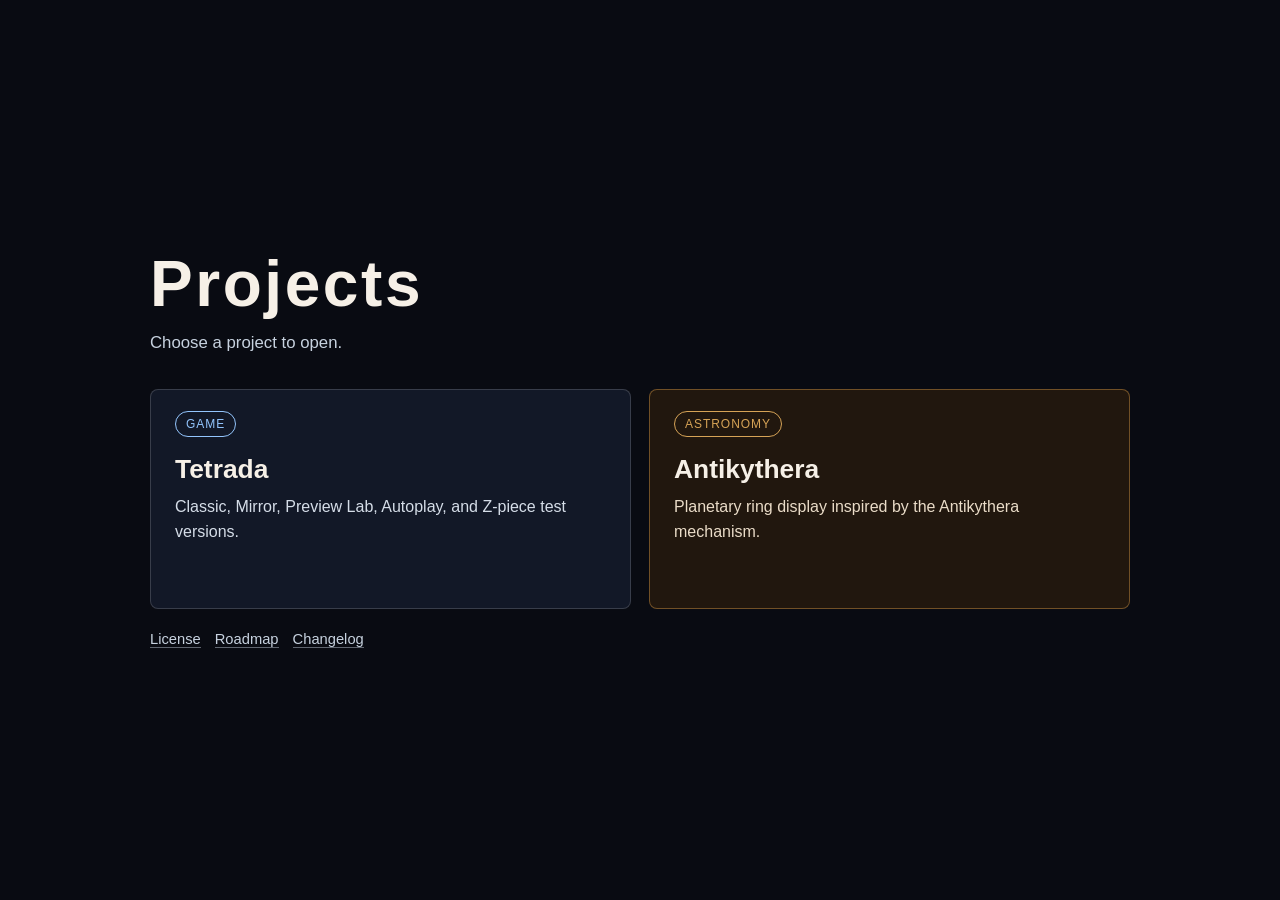
<file: index.html>
<!DOCTYPE html>
<html lang="en">
<head>
  <meta charset="UTF-8">
  <meta name="viewport" content="width=device-width, initial-scale=1.0">
  <title>Gerasim Projects</title>
  <style>
    * {
      box-sizing: border-box;
      margin: 0;
      padding: 0;
    }

    body {
      min-height: 100vh;
      font-family: Arial, sans-serif;
      background: #090b12;
      color: #f6f0e7;
      display: flex;
      align-items: center;
      justify-content: center;
      padding: 24px;
    }

    main {
      width: min(980px, 100%);
    }

    h1 {
      font-size: clamp(2.2rem, 5vw, 4.5rem);
      line-height: 1;
      letter-spacing: 0.04em;
      margin-bottom: 14px;
    }

    .subtitle {
      color: #c7d2df;
      font-size: 1.05rem;
      line-height: 1.6;
      max-width: 680px;
      margin-bottom: 32px;
    }

    .project-grid {
      display: grid;
      grid-template-columns: repeat(auto-fit, minmax(260px, 1fr));
      gap: 18px;
    }

    .project-card {
      min-height: 220px;
      display: flex;
      flex-direction: column;
      justify-content: space-between;
      text-decoration: none;
      color: inherit;
      border: 1px solid rgba(255, 255, 255, 0.16);
      border-radius: 8px;
      padding: 24px;
      background: #121827;
      transition: transform 0.2s ease, border-color 0.2s ease, background 0.2s ease;
    }

    .project-card:hover {
      transform: translateY(-4px);
      border-color: rgba(255, 255, 255, 0.55);
      background: #172034;
    }

    .project-card.antikythera {
      background: #21170e;
      border-color: rgba(194, 138, 63, 0.5);
    }

    .project-card.antikythera:hover {
      background: #2b1d10;
      border-color: rgba(214, 163, 86, 0.85);
    }

    .tag {
      width: fit-content;
      border: 1px solid currentColor;
      border-radius: 999px;
      padding: 5px 10px;
      font-size: 0.75rem;
      letter-spacing: 0.08em;
      text-transform: uppercase;
      color: #93c5fd;
    }

    .antikythera .tag {
      color: #d6a356;
    }

    h2 {
      font-size: 1.65rem;
      margin: 22px 0 10px;
    }

    p {
      color: #d5dde8;
      line-height: 1.55;
    }

    .antikythera p {
      color: #eadcc8;
    }

    .site-links {
      display: flex;
      flex-wrap: wrap;
      gap: 14px;
      margin-top: 22px;
      font-size: 0.92rem;
    }

    .site-links a {
      color: #c7d2df;
      text-decoration: none;
      border-bottom: 1px solid rgba(199, 210, 223, 0.45);
    }

    .site-links a:hover {
      color: #ffffff;
      border-bottom-color: #ffffff;
    }
  </style>
</head>
<body>
  <main>
    <h1>Projects</h1>
    <p class="subtitle">Choose a project to open.</p>
    <div class="project-grid">
      <a class="project-card" href="tetrada/">
        <div>
          <span class="tag">Game</span>
          <h2>Tetrada</h2>
          <p>Classic, Mirror, Preview Lab, Autoplay, and Z-piece test versions.</p>
        </div>
      </a>

      <a class="project-card antikythera" href="antikythera/">
        <div>
          <span class="tag">Astronomy</span>
          <h2>Antikythera</h2>
          <p>Planetary ring display inspired by the Antikythera mechanism.</p>
        </div>
      </a>
    </div>
    <nav class="site-links" aria-label="Repository links">
      <a href="license.html">License</a>
      <a href="ROADMAP.md">Roadmap</a>
      <a href="CHANGELOG.md">Changelog</a>
    </nav>
  </main>
</body>
</html>
</file>
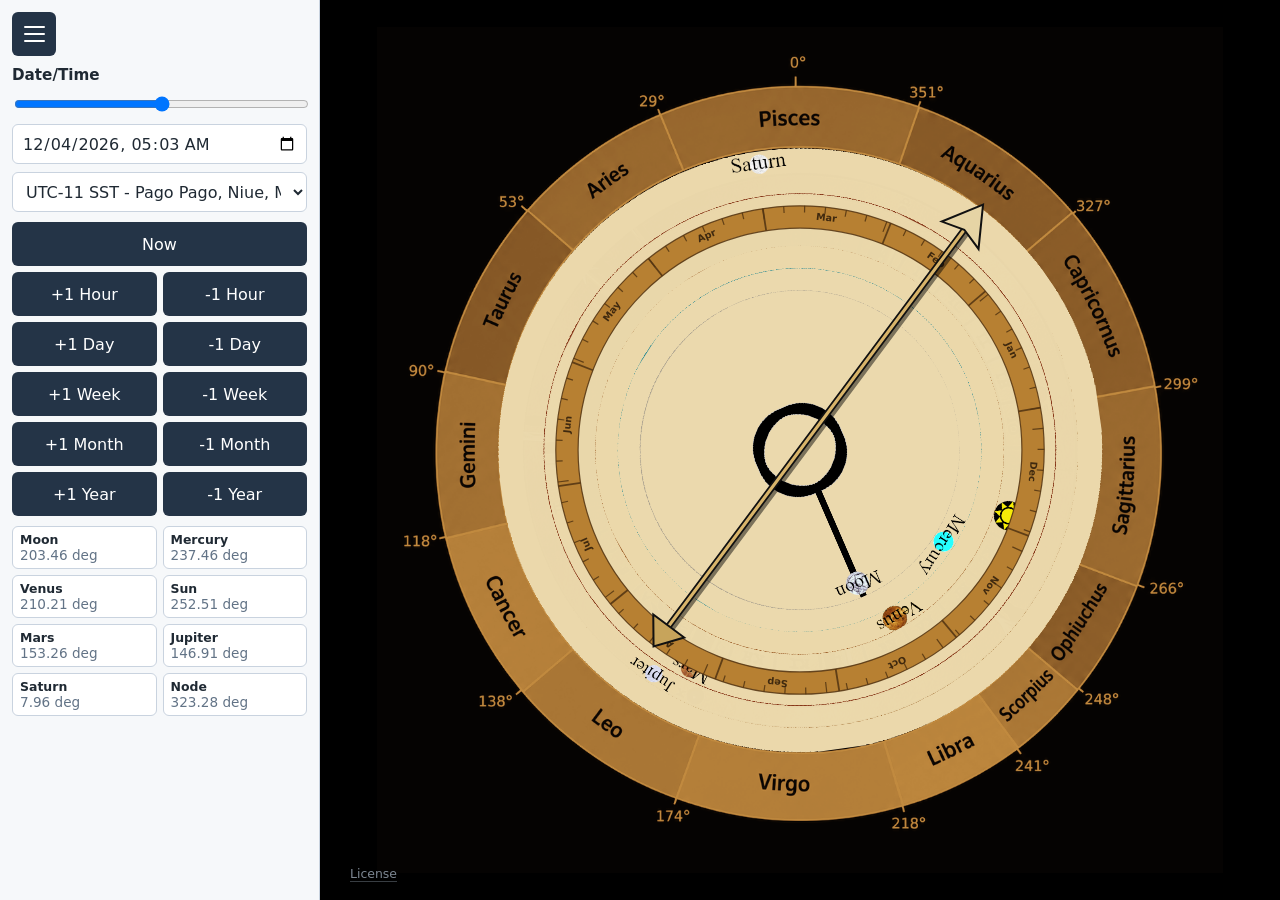
<file: antikythera/index.html>
<!doctype html>
<html lang="en">
<head>
  <meta charset="utf-8">
  <meta name="viewport" content="width=device-width, initial-scale=1">
  <title>Antikythera Rings AD16 HTML</title>
  <link rel="stylesheet" href="style.css?v=20260610-doc-menu">
</head>
<body>
  <main class="app-shell">
    <section class="stage" aria-label="Antikythera ring display">
      <nav class="stage-legal-links" aria-label="Legal links">
        <a href="../license.html">License</a>
      </nav>
      <div class="stage-version" id="visualVersion" aria-label="Visual version"></div>
      <canvas id="ringsCanvas"></canvas>
    </section>

    <section class="controls" aria-label="Date and time controls">
      <div class="controls-menu">
        <button class="menu-toggle" type="button" aria-label="Open menu" aria-expanded="false" aria-controls="siteMenu">
          <span aria-hidden="true"></span>
          <span aria-hidden="true"></span>
          <span aria-hidden="true"></span>
        </button>
        <nav class="menu-panel" id="siteMenu" aria-label="Site menu" hidden>
          <a href="docs/antikythera_documentation.pdf" target="_blank" rel="noopener">Documentation</a>
        </nav>
      </div>

      <div class="date-row">
        <label for="dateInput">Date/Time</label>
        <input id="dateSlider" type="range" min="-36525" max="36525" value="0" step="0.25">
        <div class="date-fields">
          <input id="dateInput" type="datetime-local" step="60">
          <select id="timeZoneSelect" aria-label="Time zone">
            <option value="Pacific/Pago_Pago">UTC-11 SST - Pago Pago, Niue, Midway</option>
            <option value="Pacific/Honolulu">UTC-10 HST - Honolulu, Papeete, Rarotonga</option>
            <option value="America/Anchorage">UTC-09/-08 AKT - Anchorage, Juneau, Gambier</option>
            <option value="America/Los_Angeles">UTC-08/-07 PT - Los Angeles, Vancouver, Tijuana</option>
            <option value="America/Denver">UTC-07/-06 MT - Denver, Calgary, Phoenix</option>
            <option value="America/Chicago">UTC-06/-05 CT - Chicago, Mexico City, Guatemala City</option>
            <option value="America/New_York">UTC-05/-04 ET - New York, Toronto, Lima</option>
            <option value="America/Santiago">UTC-04/-03 CLT - Santiago, Caracas, La Paz</option>
            <option value="America/Sao_Paulo">UTC-03 BRT/ART - Sao Paulo, Buenos Aires, Montevideo</option>
            <option value="Atlantic/South_Georgia">UTC-02 GST - South Georgia, Fernando de Noronha</option>
            <option value="Atlantic/Azores">UTC-01/+00 AZOT - Azores, Cape Verde, Ittoqqortoormiit</option>
            <option value="Europe/London">UTC+00/+01 GMT/BST - London, Accra, Reykjavik</option>
            <option value="Europe/Paris">UTC+01/+02 CET - Paris, Lagos, Madrid</option>
            <option value="Europe/Athens">UTC+02/+03 EET - Athens, Cairo, Johannesburg</option>
            <option value="Europe/Istanbul">UTC+03 TRT/EAT/AST - Istanbul, Nairobi, Riyadh</option>
            <option value="Asia/Dubai">UTC+04 GST - Dubai, Baku, Tbilisi</option>
            <option value="Asia/Karachi">UTC+05 PKT - Karachi, Tashkent, Yekaterinburg</option>
            <option value="Asia/Dhaka">UTC+06 BST/ALMT - Dhaka, Almaty, Thimphu</option>
            <option value="Asia/Bangkok">UTC+07 ICT/WIB - Bangkok, Jakarta, Hanoi</option>
            <option value="Asia/Shanghai">UTC+08 CST/PHT/AWST - Shanghai, Manila, Perth</option>
            <option value="Asia/Tokyo">UTC+09 JST/KST - Tokyo, Seoul, Osaka</option>
            <option value="Australia/Sydney">UTC+10/+11 AET - Sydney, Brisbane, Port Moresby</option>
            <option value="Pacific/Noumea">UTC+11 NCT/SBT - Noumea, Honiara, Magadan</option>
            <option value="Pacific/Auckland">UTC+12/+13 NZT - Auckland, Suva, Wellington</option>
          </select>
        </div>
      </div>

      <div class="button-row" aria-label="Date step controls">
        <button class="step-now" type="button" data-action="now">Now</button>
        <button class="step-plus step-hour" type="button" data-hours="1">+1 Hour</button>
        <button class="step-minus step-hour" type="button" data-hours="-1">-1 Hour</button>
        <button class="step-plus step-day" type="button" data-days="1">+1 Day</button>
        <button class="step-minus step-day" type="button" data-days="-1">-1 Day</button>
        <button class="step-plus step-week" type="button" data-weeks="1">+1 Week</button>
        <button class="step-minus step-week" type="button" data-weeks="-1">-1 Week</button>
        <button class="step-plus step-month" type="button" data-months="1">+1 Month</button>
        <button class="step-minus step-month" type="button" data-months="-1">-1 Month</button>
        <button class="step-plus step-year" type="button" data-years="1">+1 Year</button>
        <button class="step-minus step-year" type="button" data-years="-1">-1 Year</button>
      </div>

      <div class="readout" id="readout" aria-live="polite"></div>
    </section>
  </main>

  <script src="vendor/astronomy.browser.min.js?v=20260531"></script>
  <script src="app.js?v=20260610-doc-menu"></script>
</body>
</html>
</file>
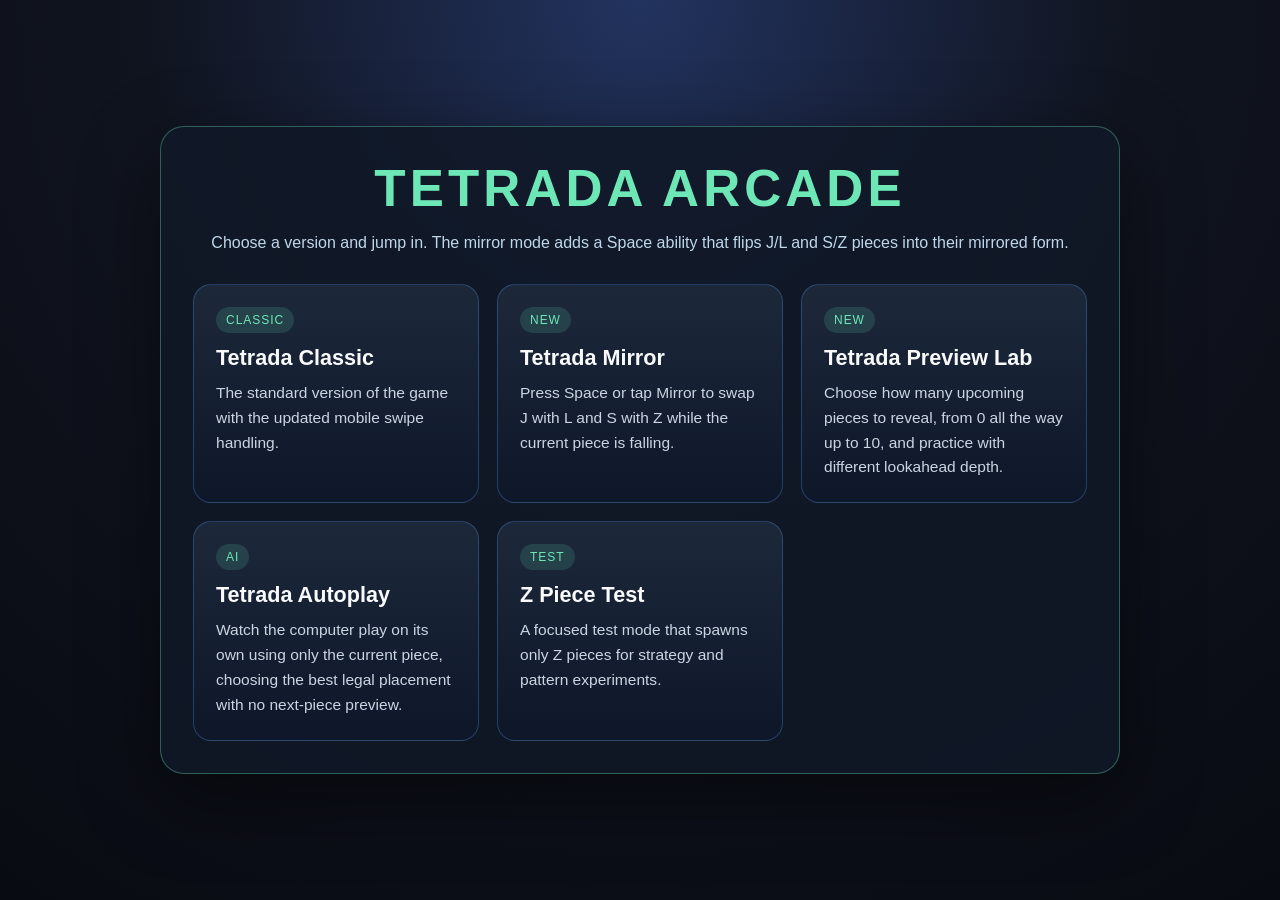
<file: tetrada/index.html>
<!DOCTYPE html>
<html lang="en">
<head>
    <meta charset="UTF-8">
    <meta name="viewport" content="width=device-width, initial-scale=1.0">
    <title>Tetrada Arcade</title>
    <style>
        * { box-sizing: border-box; margin: 0; padding: 0; }
        body {
            min-height: 100vh;
            font-family: Arial, sans-serif;
            background: radial-gradient(circle at top, #22335f 0%, #10141f 45%, #090b12 100%);
            color: #ecf7ff;
            display: flex;
            align-items: center;
            justify-content: center;
            padding: 24px;
        }
        .menu {
            width: min(960px, 100%);
            background: rgba(17, 24, 39, 0.88);
            border: 1px solid rgba(110, 231, 183, 0.35);
            border-radius: 24px;
            padding: 32px;
            box-shadow: 0 24px 80px rgba(0, 0, 0, 0.45);
        }
        h1 {
            font-size: clamp(2.2rem, 4vw, 4rem);
            color: #6ee7b7;
            letter-spacing: 0.08em;
            text-align: center;
            margin-bottom: 12px;
        }
        .subtitle {
            text-align: center;
            color: #bfd7ea;
            margin-bottom: 28px;
            line-height: 1.6;
        }
        .grid {
            display: grid;
            grid-template-columns: repeat(auto-fit, minmax(220px, 1fr));
            gap: 18px;
        }
        .card {
            display: block;
            text-decoration: none;
            color: inherit;
            background: linear-gradient(180deg, rgba(30, 41, 59, 0.95), rgba(15, 23, 42, 0.95));
            border: 1px solid rgba(96, 165, 250, 0.28);
            border-radius: 18px;
            padding: 22px;
            transition: transform 0.2s ease, border-color 0.2s ease, box-shadow 0.2s ease;
        }
        .card:hover {
            transform: translateY(-4px);
            border-color: rgba(110, 231, 183, 0.9);
            box-shadow: 0 18px 40px rgba(0, 0, 0, 0.35);
        }
        .card h2 {
            font-size: 1.35rem;
            margin-bottom: 10px;
            color: #f8fafc;
        }
        .card p {
            color: #cbd5e1;
            line-height: 1.6;
            font-size: 0.97rem;
        }
        .tag {
            display: inline-block;
            margin-bottom: 12px;
            padding: 6px 10px;
            border-radius: 999px;
            font-size: 0.75rem;
            text-transform: uppercase;
            letter-spacing: 0.08em;
            background: rgba(110, 231, 183, 0.14);
            color: #6ee7b7;
        }
    </style>
</head>
<body>
    <main class="menu">
        <h1>TETRADA ARCADE</h1>
        <p class="subtitle">Choose a version and jump in. The mirror mode adds a Space ability that flips J/L and S/Z pieces into their mirrored form.</p>
        <div class="grid">
            <a class="card" href="tetrada.html">
                <span class="tag">Classic</span>
                <h2>Tetrada Classic</h2>
                <p>The standard version of the game with the updated mobile swipe handling.</p>
            </a>
            <a class="card" href="tetrada_mirror.html">
                <span class="tag">New</span>
                <h2>Tetrada Mirror</h2>
                <p>Press Space or tap Mirror to swap J with L and S with Z while the current piece is falling.</p>
            </a>
            <a class="card" href="tetrada_preview.html">
                <span class="tag">New</span>
                <h2>Tetrada Preview Lab</h2>
                <p>Choose how many upcoming pieces to reveal, from 0 all the way up to 10, and practice with different lookahead depth.</p>
            </a>
            <a class="card" href="tetrada_autoplay.html">
                <span class="tag">AI</span>
                <h2>Tetrada Autoplay</h2>
                <p>Watch the computer play on its own using only the current piece, choosing the best legal placement with no next-piece preview.</p>
            </a>
            <a class="card" href="Z_test.html">
                <span class="tag">Test</span>
                <h2>Z Piece Test</h2>
                <p>A focused test mode that spawns only Z pieces for strategy and pattern experiments.</p>
            </a>
        </div>
    </main>
</body>
</html>
</file>
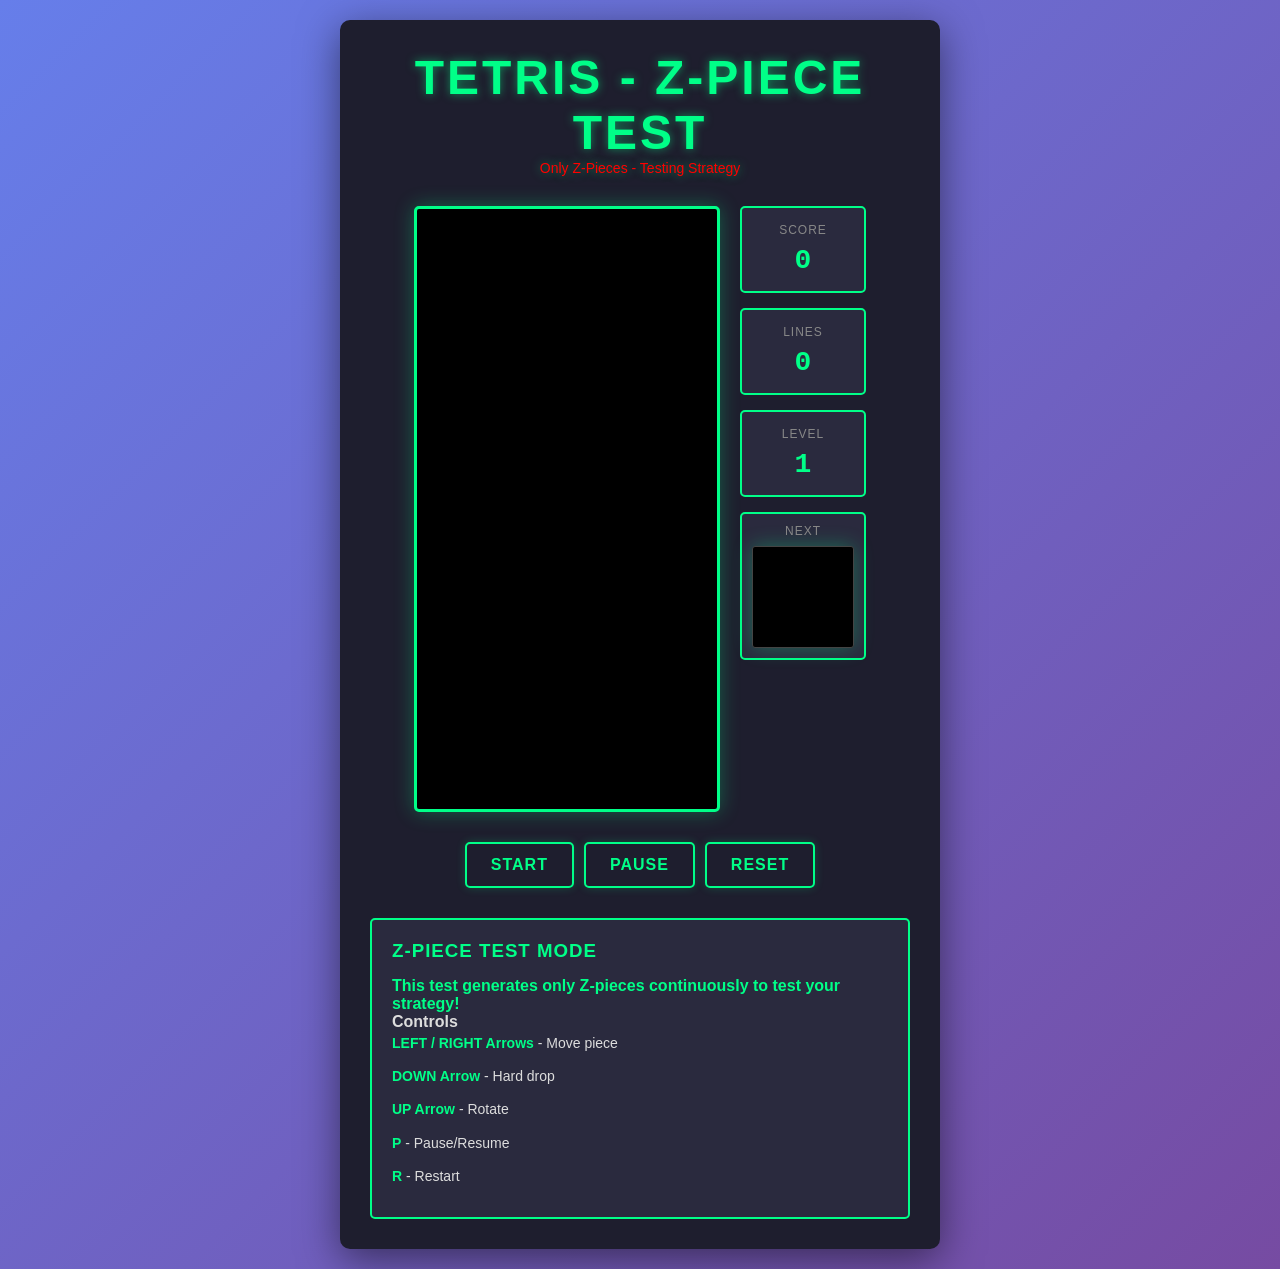
<file: index_Z_test.html>
<!DOCTYPE html>
<html lang="en">
<head>
    <meta charset="UTF-8">
    <meta name="viewport" content="width=device-width, initial-scale=1.0">
    <title>Tetris Game - Z-Piece Test</title>
    <link rel="stylesheet" href="styles.css">
</head>
<body>
    <div class="container">
        <div class="header">
            <h1>TETRIS - Z-PIECE TEST</h1>
            <p style="color: #ff0000; font-size: 14px; margin: 0;">Only Z-Pieces - Testing Strategy</p>
        </div>
        
        <div class="game-wrapper">
            <div class="main-content">
                <canvas id="gameCanvas" width="300" height="600"></canvas>
                <div class="info-panel">
                    <div class="info-box">
                        <div class="label">Score</div>
                        <div class="value" id="score">0</div>
                    </div>
                    <div class="info-box">
                        <div class="label">Lines</div>
                        <div class="value" id="lines">0</div>
                    </div>
                    <div class="info-box">
                        <div class="label">Level</div>
                        <div class="value" id="level">1</div>
                    </div>
                    <div class="next-box">
                        <div class="label">Next</div>
                        <canvas id="nextPieceCanvas" width="100" height="100"></canvas>
                    </div>
                </div>
            </div>
        </div>
        
        <div class="controls">
            <button id="startBtn">Start</button>
            <button id="pauseBtn">Pause</button>
            <button id="resetBtn">Reset</button>
        </div>
        
        <div class="instructions">
            <h3>Z-Piece Test Mode</h3>
            <p><strong>This test generates only Z-pieces continuously to test your strategy!</strong></p>
            <h4>Controls</h4>
            <ul>
                <li><strong>LEFT / RIGHT Arrows</strong> - Move piece</li>
                <li><strong>DOWN Arrow</strong> - Hard drop</li>
                <li><strong>UP Arrow</strong> - Rotate</li>
                <li><strong>P</strong> - Pause/Resume</li>
                <li><strong>R</strong> - Restart</li>
            </ul>
        </div>
    </div>
    
    <script src="game_z_only.js"></script>
</body>
</html>
</file>
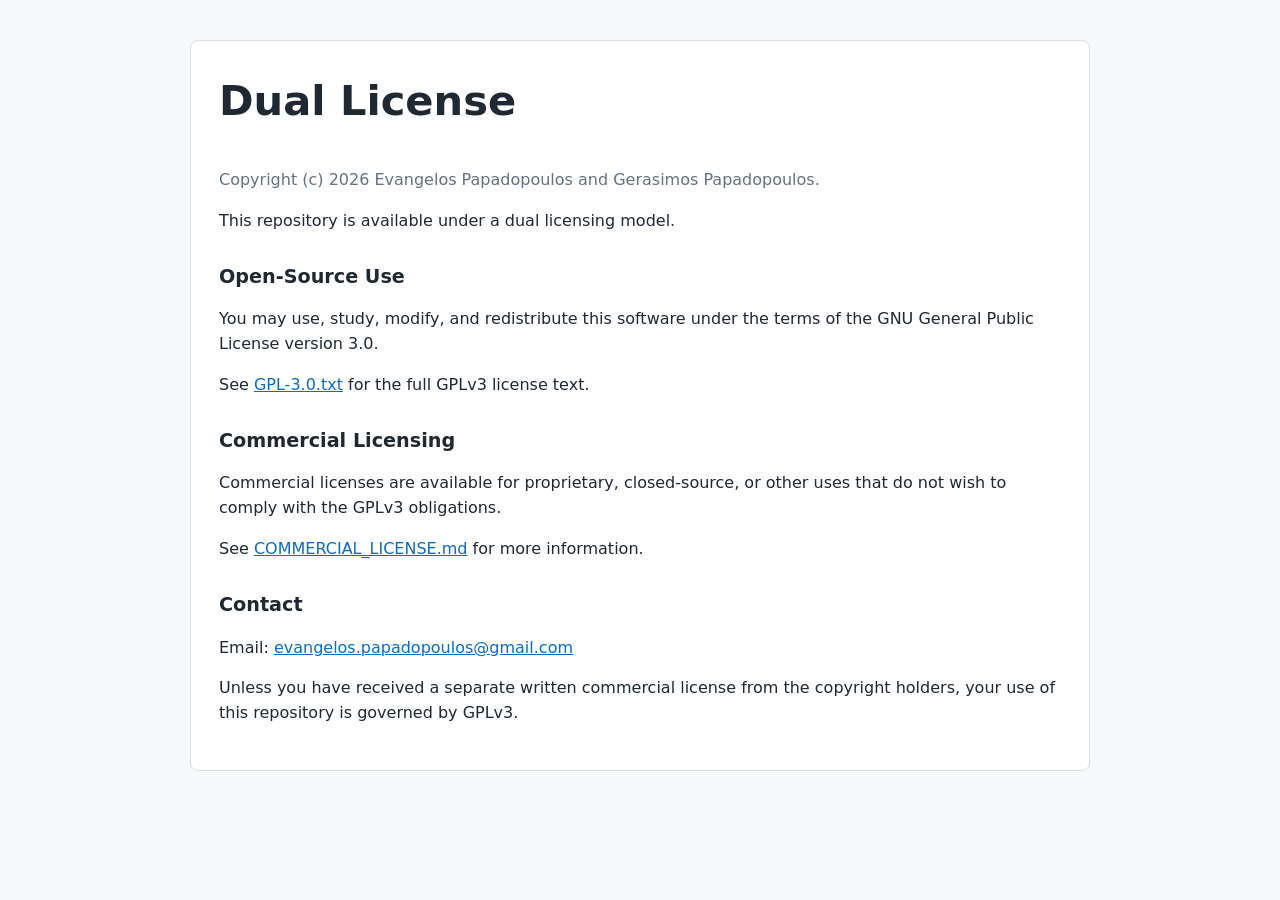
<file: license.html>
<!doctype html>
<html lang="en">
<head>
  <meta charset="utf-8">
  <meta name="viewport" content="width=device-width, initial-scale=1">
  <title>Dual License</title>
  <style>
    :root {
      color-scheme: light;
      --ink: #1f2933;
      --muted: #627386;
      --line: #d8dee6;
      --bg: #f6f8fa;
      --panel: #ffffff;
      --link: #0b6bcb;
    }

    body {
      margin: 0;
      background: var(--bg);
      color: var(--ink);
      font-family: system-ui, -apple-system, BlinkMacSystemFont, "Segoe UI", sans-serif;
      line-height: 1.55;
    }

    main {
      width: min(900px, calc(100% - 32px));
      margin: 0 auto;
      padding: 40px 0;
    }

    article {
      background: var(--panel);
      border: 1px solid var(--line);
      border-radius: 8px;
      padding: 28px;
    }

    h1 {
      margin-top: 0;
      font-size: clamp(1.8rem, 5vw, 2.6rem);
    }

    h2 {
      margin-top: 28px;
      font-size: 1.2rem;
    }

    a {
      color: var(--link);
    }

    .muted {
      color: var(--muted);
    }
  </style>
</head>
<body>
  <main>
    <article>
      <h1>Dual License</h1>
      <p class="muted">Copyright (c) 2026 Evangelos Papadopoulos and Gerasimos Papadopoulos.</p>

      <p>This repository is available under a dual licensing model.</p>

      <h2>Open-Source Use</h2>
      <p>You may use, study, modify, and redistribute this software under the terms of the GNU General Public License version 3.0.</p>
      <p>See <a href="GPL-3.0.txt">GPL-3.0.txt</a> for the full GPLv3 license text.</p>

      <h2>Commercial Licensing</h2>
      <p>Commercial licenses are available for proprietary, closed-source, or other uses that do not wish to comply with the GPLv3 obligations.</p>
      <p>See <a href="COMMERCIAL_LICENSE.md">COMMERCIAL_LICENSE.md</a> for more information.</p>

      <h2>Contact</h2>
      <p>Email: <a href="mailto:evangelos.papadopoulos@gmail.com">evangelos.papadopoulos@gmail.com</a></p>

      <p>Unless you have received a separate written commercial license from the copyright holders, your use of this repository is governed by GPLv3.</p>
    </article>
  </main>
</body>
</html>
</file>
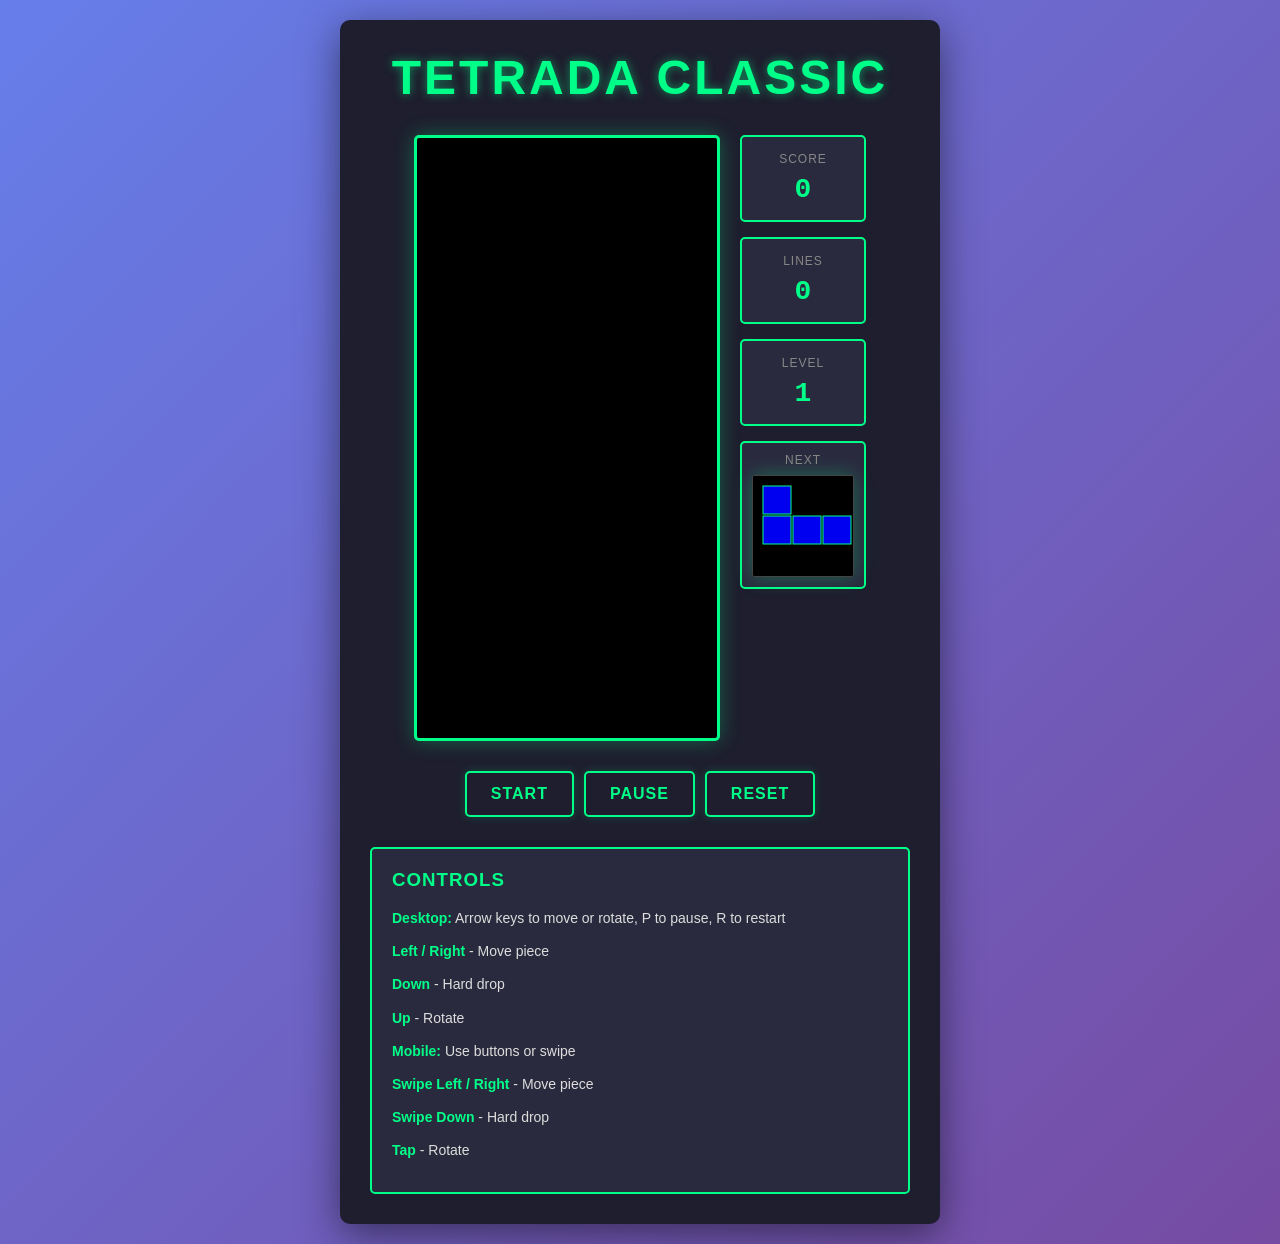
<file: tetrada.html>
﻿<!DOCTYPE html>
<html lang="en">
<head>
    <meta charset="UTF-8">
    <meta name="viewport" content="width=device-width, initial-scale=1.0">
    <title>Tetrada Classic</title>
    <link rel="stylesheet" href="styles.css">
</head>
<body>
    <div class="container">
        <div class="header">
            <h1>TETRADA CLASSIC</h1>
        </div>

        <div class="game-wrapper">
            <div class="main-content">
                <canvas id="gameCanvas" width="300" height="600"></canvas>
                <div class="info-panel">
                    <div class="info-box">
                        <div class="label">Score</div>
                        <div class="value" id="score">0</div>
                    </div>
                    <div class="info-box">
                        <div class="label">Lines</div>
                        <div class="value" id="lines">0</div>
                    </div>
                    <div class="info-box">
                        <div class="label">Level</div>
                        <div class="value" id="level">1</div>
                    </div>
                    <div class="next-box">
                        <div class="label">Next</div>
                        <canvas id="nextPieceCanvas" width="100" height="100"></canvas>
                    </div>
                </div>
            </div>
        </div>

        <div class="controls">
            <button id="startBtn">Start</button>
            <button id="pauseBtn">Pause</button>
            <button id="resetBtn">Reset</button>
        </div>

        <div class="mobile-controls" id="mobileControls">
            <div class="control-row">
                <button id="rotateBtn" class="mobile-btn rotate-btn">Rotate</button>
            </div>
            <div class="control-row">
                <button id="leftBtn" class="mobile-btn">Left</button>
                <button id="dropBtn" class="mobile-btn drop-btn">Drop</button>
                <button id="rightBtn" class="mobile-btn">Right</button>
            </div>
        </div>

        <div class="instructions">
            <h3>Controls</h3>
            <ul>
                <li><strong>Desktop:</strong> Arrow keys to move or rotate, P to pause, R to restart</li>
                <li><strong>Left / Right</strong> - Move piece</li>
                <li><strong>Down</strong> - Hard drop</li>
                <li><strong>Up</strong> - Rotate</li>
                <li><strong>Mobile:</strong> Use buttons or swipe</li>
                <li><strong>Swipe Left / Right</strong> - Move piece</li>
                <li><strong>Swipe Down</strong> - Hard drop</li>
                <li><strong>Tap</strong> - Rotate</li>
            </ul>
        </div>
    </div>

    <script src="game.js"></script>
</body>
</html>
</file>
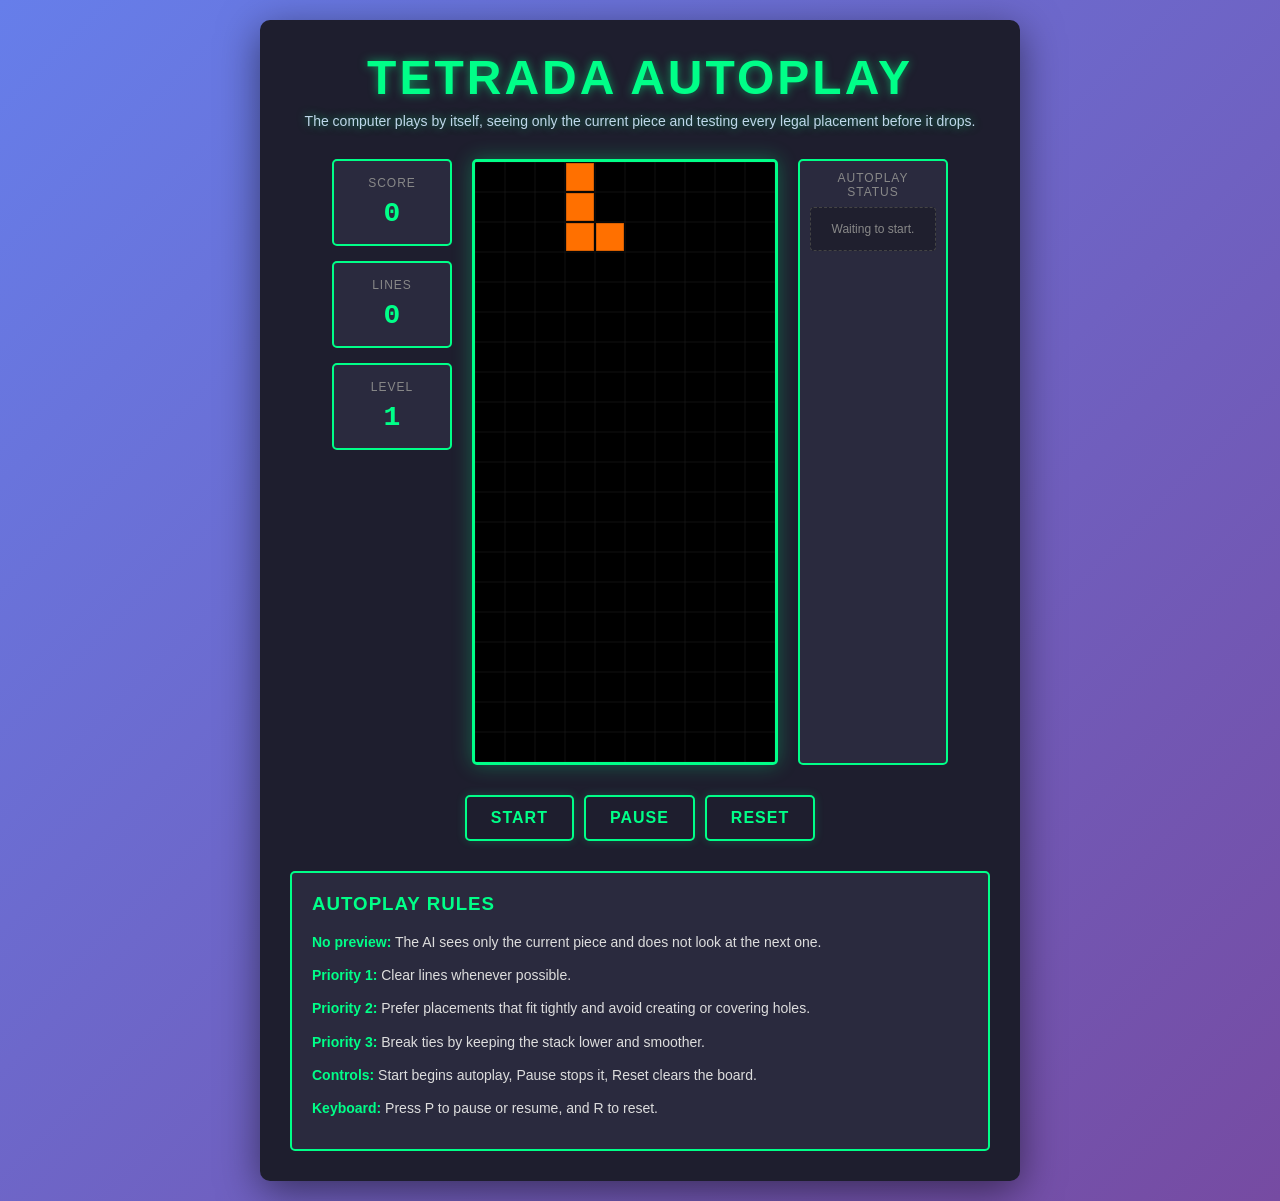
<file: tetrada_autoplay.html>
<!DOCTYPE html>
<html lang="en">
<head>
    <meta charset="UTF-8">
    <meta name="viewport" content="width=device-width, initial-scale=1.0">
    <title>Tetrada Autoplay</title>
    <link rel="stylesheet" href="styles.css">
</head>
<body>
    <div class="container preview-layout-container">
        <div class="header">
            <h1>TETRADA AUTOPLAY</h1>
            <p style="color: #bfd7ea; font-size: 14px; margin-top: 8px;">
                The computer plays by itself, seeing only the current piece and testing every legal placement before it drops.
            </p>
        </div>

        <div class="game-wrapper">
            <div class="main-content preview-main-content">
                <div class="info-panel preview-stats-panel">
                    <div class="info-box">
                        <div class="label">Score</div>
                        <div class="value" id="score">0</div>
                    </div>
                    <div class="info-box">
                        <div class="label">Lines</div>
                        <div class="value" id="lines">0</div>
                    </div>
                    <div class="info-box">
                        <div class="label">Level</div>
                        <div class="value" id="level">1</div>
                    </div>
                </div>

                <canvas id="gameCanvas" width="300" height="600"></canvas>

                <div class="info-panel preview-queue-panel">
                    <div class="queue-box">
                        <div class="label">Autoplay Status</div>
                        <div class="next-empty" id="aiStatus">Waiting to start.</div>
                    </div>
                </div>
            </div>
        </div>

        <div class="controls">
            <button id="startBtn">Start</button>
            <button id="pauseBtn">Pause</button>
            <button id="resetBtn">Reset</button>
        </div>

        <div class="instructions">
            <h3>Autoplay Rules</h3>
            <ul>
                <li><strong>No preview:</strong> The AI sees only the current piece and does not look at the next one.</li>
                <li><strong>Priority 1:</strong> Clear lines whenever possible.</li>
                <li><strong>Priority 2:</strong> Prefer placements that fit tightly and avoid creating or covering holes.</li>
                <li><strong>Priority 3:</strong> Break ties by keeping the stack lower and smoother.</li>
                <li><strong>Controls:</strong> Start begins autoplay, Pause stops it, Reset clears the board.</li>
                <li><strong>Keyboard:</strong> Press P to pause or resume, and R to reset.</li>
            </ul>
        </div>
    </div>

    <script src="game_autoplay.js"></script>
</body>
</html>
</file>
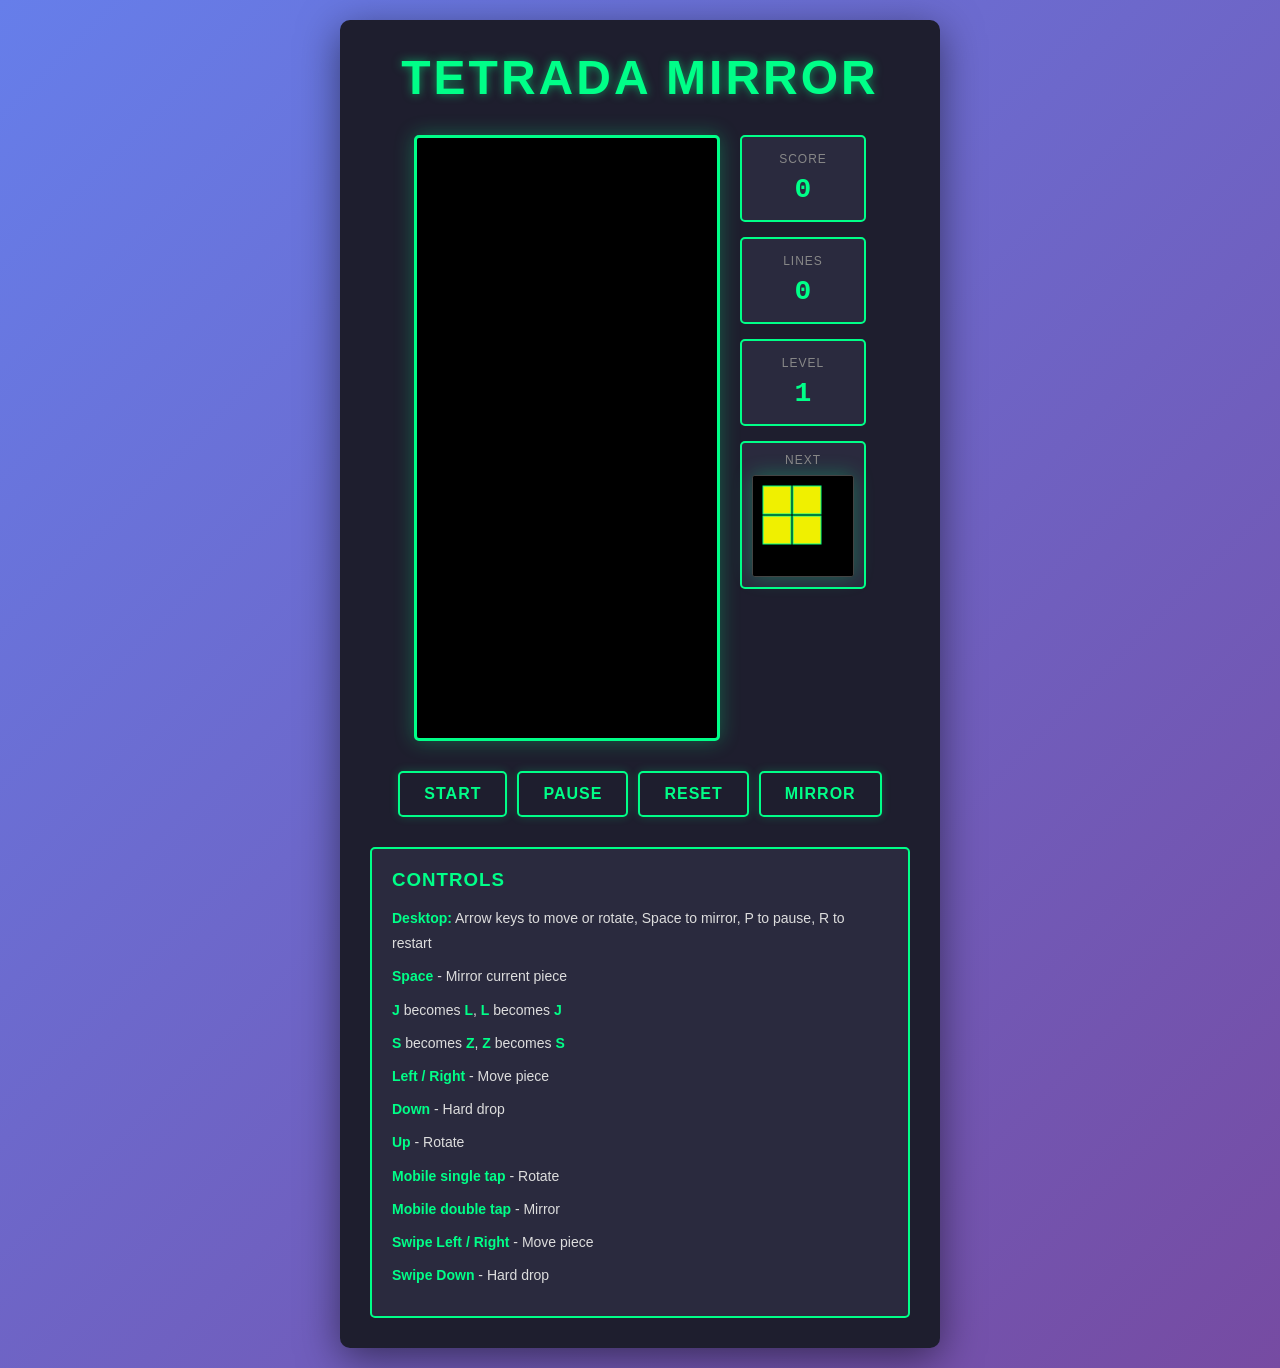
<file: tetrada_mirror.html>
﻿<!DOCTYPE html>
<html lang="en">
<head>
    <meta charset="UTF-8">
    <meta name="viewport" content="width=device-width, initial-scale=1.0">
    <title>Tetrada Mirror</title>
    <link rel="stylesheet" href="styles.css">
</head>
<body>
    <div class="container">
        <div class="header">
            <h1>TETRADA MIRROR</h1>
        </div>

        <div class="game-wrapper">
            <div class="main-content">
                <canvas id="gameCanvas" width="300" height="600"></canvas>
                <div class="info-panel">
                    <div class="info-box">
                        <div class="label">Score</div>
                        <div class="value" id="score">0</div>
                    </div>
                    <div class="info-box">
                        <div class="label">Lines</div>
                        <div class="value" id="lines">0</div>
                    </div>
                    <div class="info-box">
                        <div class="label">Level</div>
                        <div class="value" id="level">1</div>
                    </div>
                    <div class="next-box">
                        <div class="label">Next</div>
                        <canvas id="nextPieceCanvas" width="100" height="100"></canvas>
                    </div>
                </div>
            </div>
        </div>

        <div class="controls">
            <button id="startBtn">Start</button>
            <button id="pauseBtn">Pause</button>
            <button id="resetBtn">Reset</button>
            <button id="mirrorBtnDesktop">Mirror</button>
        </div>

        <div class="mobile-controls" id="mobileControls">
            <div class="control-row">
                <button id="rotateBtn" class="mobile-btn">Rotate</button>
                <button id="mirrorBtnMobile" class="mobile-btn">Mirror</button>
            </div>
            <div class="control-row">
                <button id="leftBtn" class="mobile-btn">Left</button>
                <button id="dropBtn" class="mobile-btn drop-btn">Drop</button>
                <button id="rightBtn" class="mobile-btn">Right</button>
            </div>
        </div>

        <div class="instructions">
            <h3>Controls</h3>
            <ul>
                <li><strong>Desktop:</strong> Arrow keys to move or rotate, Space to mirror, P to pause, R to restart</li>
                <li><strong>Space</strong> - Mirror current piece</li>
                <li><strong>J</strong> becomes <strong>L</strong>, <strong>L</strong> becomes <strong>J</strong></li>
                <li><strong>S</strong> becomes <strong>Z</strong>, <strong>Z</strong> becomes <strong>S</strong></li>
                <li><strong>Left / Right</strong> - Move piece</li>
                <li><strong>Down</strong> - Hard drop</li>
                <li><strong>Up</strong> - Rotate</li>
                <li><strong>Mobile single tap</strong> - Rotate</li>
                <li><strong>Mobile double tap</strong> - Mirror</li>
                <li><strong>Swipe Left / Right</strong> - Move piece</li>
                <li><strong>Swipe Down</strong> - Hard drop</li>
            </ul>
        </div>
    </div>

    <script src="game_mirror.js"></script>
</body>
</html>
</file>
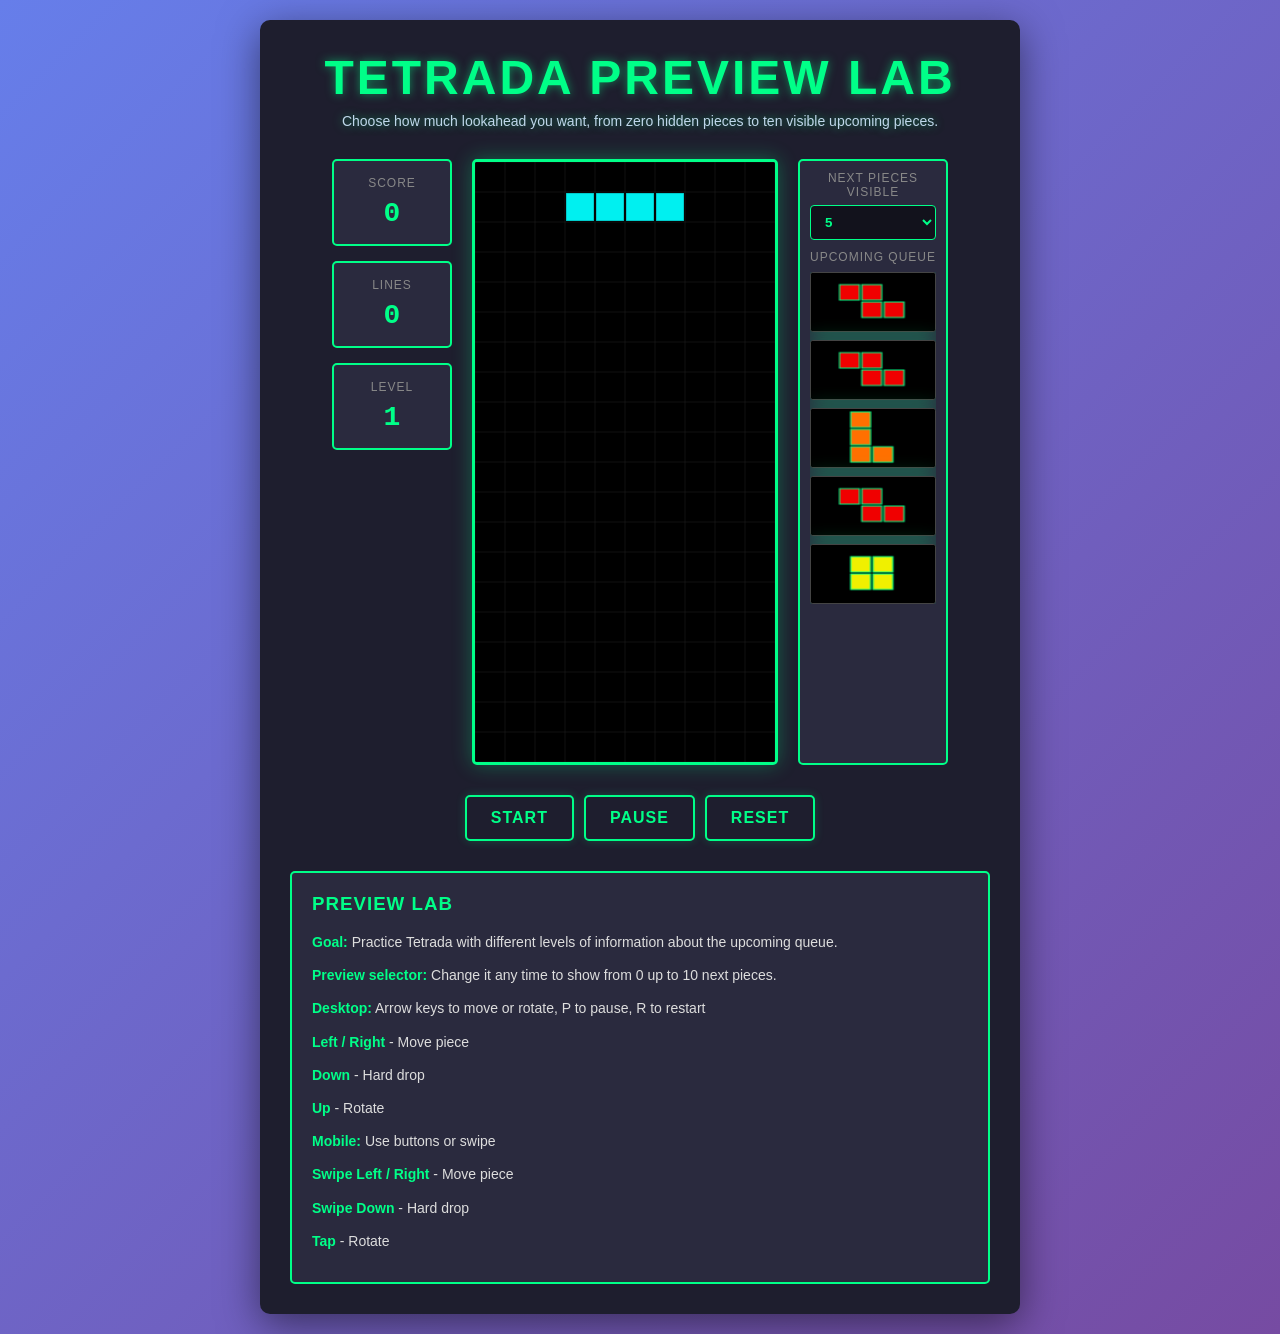
<file: tetrada_preview.html>
<!DOCTYPE html>
<html lang="en">
<head>
    <meta charset="UTF-8">
    <meta name="viewport" content="width=device-width, initial-scale=1.0">
    <title>Tetrada Preview Lab</title>
    <link rel="stylesheet" href="styles.css">
</head>
<body>
    <div class="container preview-layout-container">
        <div class="header">
            <h1>TETRADA PREVIEW LAB</h1>
            <p style="color: #bfd7ea; font-size: 14px; margin-top: 8px;">Choose how much lookahead you want, from zero hidden pieces to ten visible upcoming pieces.</p>
        </div>

        <div class="game-wrapper">
            <div class="main-content preview-main-content">
                <div class="info-panel preview-stats-panel">
                    <div class="info-box">
                        <div class="label">Score</div>
                        <div class="value" id="score">0</div>
                    </div>
                    <div class="info-box">
                        <div class="label">Lines</div>
                        <div class="value" id="lines">0</div>
                    </div>
                    <div class="info-box">
                        <div class="label">Level</div>
                        <div class="value" id="level">1</div>
                    </div>
                </div>

                <canvas id="gameCanvas" width="300" height="600"></canvas>

                <div class="info-panel preview-queue-panel">
                    <div class="queue-box">
                        <div class="queue-controls">
                            <label for="previewCountSelect">Next Pieces Visible</label>
                            <select id="previewCountSelect">
                                <option value="0">0</option>
                                <option value="1">1</option>
                                <option value="2">2</option>
                                <option value="3">3</option>
                                <option value="4">4</option>
                                <option value="5" selected>5</option>
                                <option value="6">6</option>
                                <option value="7">7</option>
                                <option value="8">8</option>
                                <option value="9">9</option>
                                <option value="10">10</option>
                            </select>
                        </div>
                        <div class="label">Upcoming Queue</div>
                        <div id="nextQueueContainer" class="next-queue-list"></div>
                    </div>
                </div>
            </div>
        </div>

        <div class="controls">
            <button id="startBtn">Start</button>
            <button id="pauseBtn">Pause</button>
            <button id="resetBtn">Reset</button>
        </div>

        <div class="mobile-controls" id="mobileControls">
            <div class="control-row">
                <button id="rotateBtn" class="mobile-btn rotate-btn">Rotate</button>
            </div>
            <div class="control-row">
                <button id="leftBtn" class="mobile-btn">Left</button>
                <button id="dropBtn" class="mobile-btn drop-btn">Drop</button>
                <button id="rightBtn" class="mobile-btn">Right</button>
            </div>
        </div>

        <div class="instructions">
            <h3>Preview Lab</h3>
            <ul>
                <li><strong>Goal:</strong> Practice Tetrada with different levels of information about the upcoming queue.</li>
                <li><strong>Preview selector:</strong> Change it any time to show from 0 up to 10 next pieces.</li>
                <li><strong>Desktop:</strong> Arrow keys to move or rotate, P to pause, R to restart</li>
                <li><strong>Left / Right</strong> - Move piece</li>
                <li><strong>Down</strong> - Hard drop</li>
                <li><strong>Up</strong> - Rotate</li>
                <li><strong>Mobile:</strong> Use buttons or swipe</li>
                <li><strong>Swipe Left / Right</strong> - Move piece</li>
                <li><strong>Swipe Down</strong> - Hard drop</li>
                <li><strong>Tap</strong> - Rotate</li>
            </ul>
        </div>
    </div>

    <script src="game_preview.js"></script>
</body>
</html>
</file>
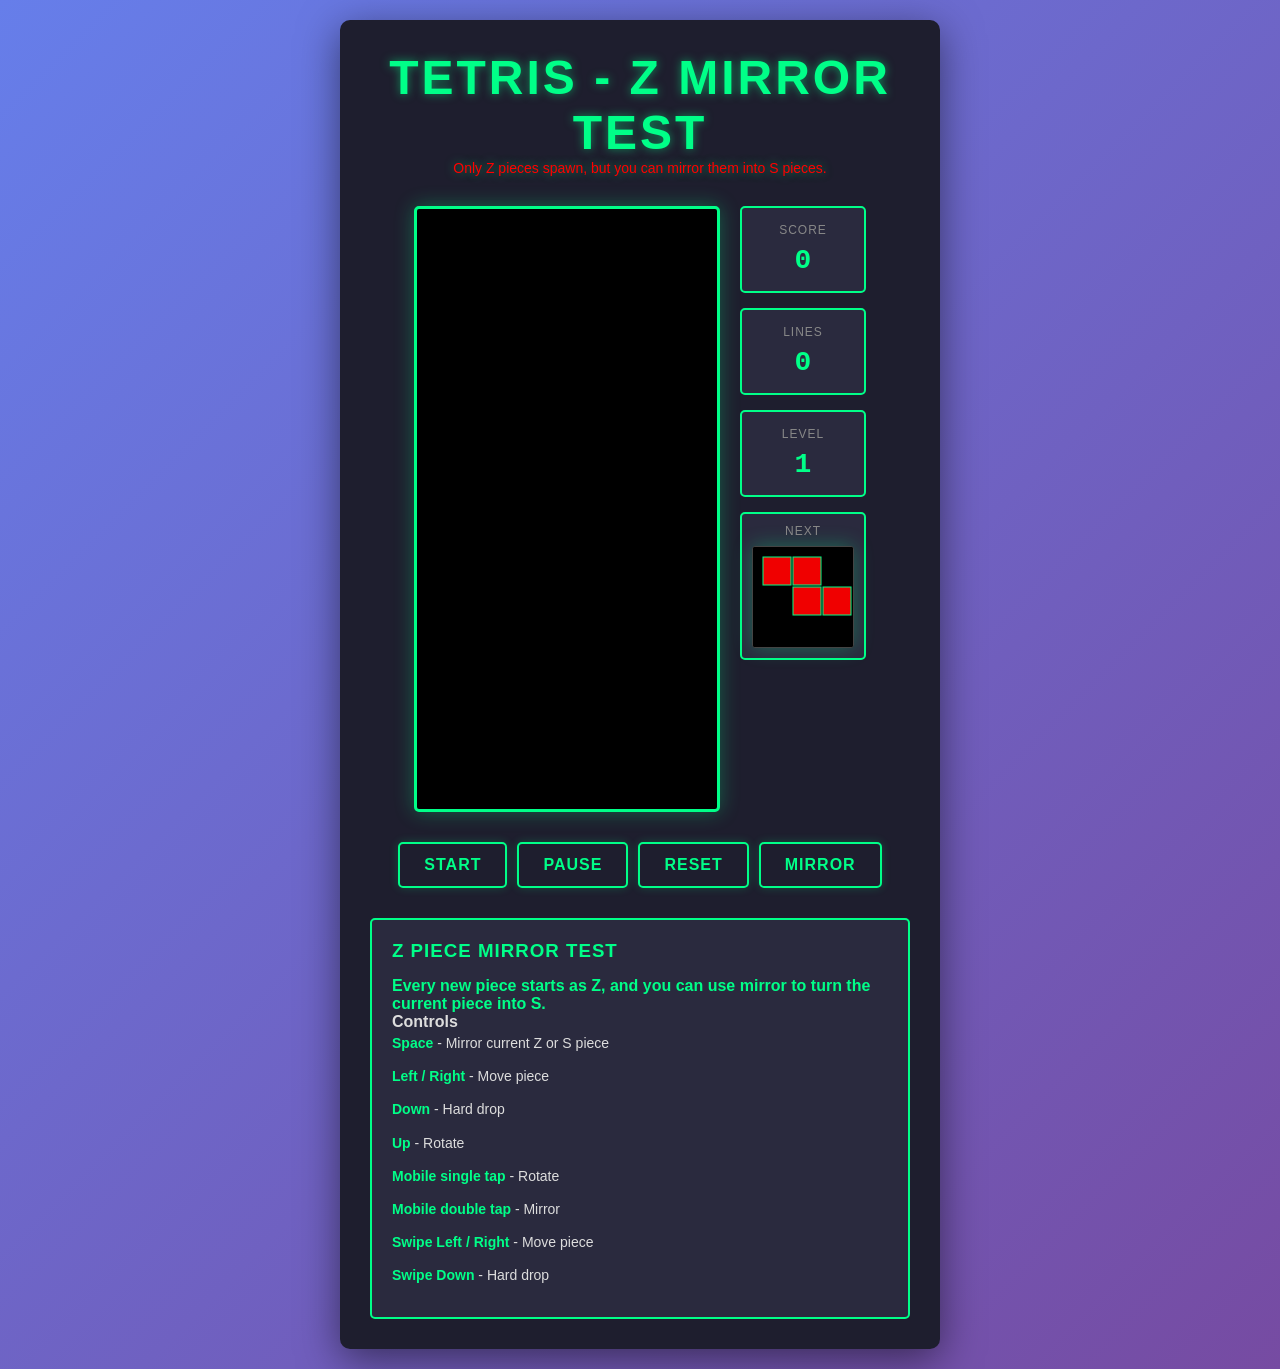
<file: Z_test.html>
<!DOCTYPE html>
<html lang="en">
<head>
    <meta charset="UTF-8">
    <meta name="viewport" content="width=device-width, initial-scale=1.0">
    <title>Tetris Game - Z Piece Mirror Test</title>
    <link rel="stylesheet" href="styles.css">
</head>
<body>
    <div class="container">
        <div class="header">
            <h1>TETRIS - Z MIRROR TEST</h1>
            <p style="color: #ff0000; font-size: 14px; margin: 0;">Only Z pieces spawn, but you can mirror them into S pieces.</p>
        </div>
        
        <div class="game-wrapper">
            <div class="main-content">
                <canvas id="gameCanvas" width="300" height="600"></canvas>
                <div class="info-panel">
                    <div class="info-box">
                        <div class="label">Score</div>
                        <div class="value" id="score">0</div>
                    </div>
                    <div class="info-box">
                        <div class="label">Lines</div>
                        <div class="value" id="lines">0</div>
                    </div>
                    <div class="info-box">
                        <div class="label">Level</div>
                        <div class="value" id="level">1</div>
                    </div>
                    <div class="next-box">
                        <div class="label">Next</div>
                        <canvas id="nextPieceCanvas" width="100" height="100"></canvas>
                    </div>
                </div>
            </div>
        </div>
        
        <div class="controls">
            <button id="startBtn">Start</button>
            <button id="pauseBtn">Pause</button>
            <button id="resetBtn">Reset</button>
            <button id="mirrorBtnDesktop">Mirror</button>
        </div>

        <div class="mobile-controls" id="mobileControls">
            <div class="control-row">
                <button id="rotateBtn" class="mobile-btn">Rotate</button>
                <button id="mirrorBtnMobile" class="mobile-btn">Mirror</button>
            </div>
            <div class="control-row">
                <button id="leftBtn" class="mobile-btn">Left</button>
                <button id="dropBtn" class="mobile-btn drop-btn">Drop</button>
                <button id="rightBtn" class="mobile-btn">Right</button>
            </div>
        </div>
        
        <div class="instructions">
            <h3>Z Piece Mirror Test</h3>
            <p><strong>Every new piece starts as Z, and you can use mirror to turn the current piece into S.</strong></p>
            <h4>Controls</h4>
            <ul>
                <li><strong>Space</strong> - Mirror current Z or S piece</li>
                <li><strong>Left / Right</strong> - Move piece</li>
                <li><strong>Down</strong> - Hard drop</li>
                <li><strong>Up</strong> - Rotate</li>
                <li><strong>Mobile single tap</strong> - Rotate</li>
                <li><strong>Mobile double tap</strong> - Mirror</li>
                <li><strong>Swipe Left / Right</strong> - Move piece</li>
                <li><strong>Swipe Down</strong> - Hard drop</li>
            </ul>
        </div>
    </div>
    
    <script src="game_z_only.js"></script>
</body>
</html>
</file>
<file: antikythera/style.css>
:root {
  color-scheme: light;
  --ink: #1f2933;
  --muted: #627386;
  --line: #c9d3df;
  --panel: #f6f8fa;
  --button: #243447;
  --button-hover: #344b63;
  --focus: #0b6bcb;
  --shadow: 0 16px 34px rgba(31, 41, 51, 0.16);
}

* {
  box-sizing: border-box;
}

html,
body {
  margin: 0;
  height: 100%;
}

body {
  background: #000000;
  color: var(--ink);
  font-family: system-ui, -apple-system, BlinkMacSystemFont, "Segoe UI", sans-serif;
  overflow: hidden;
}

.app-shell {
  height: 100vh;
  height: 100dvh;
  display: grid;
  grid-template-columns: minmax(300px, 25vw) minmax(0, 1fr);
  overflow: hidden;
}

.stage {
  grid-column: 2;
  grid-row: 1;
  min-height: 0;
  position: relative;
  overflow: hidden;
  background: #000000;
}

.stage::before {
  content: "";
  position: absolute;
  inset: 3%;
  background-image: url("Rings/ChatGPT Image May 6, 2026, 04_53_52 PM bronze source centered.png");
  background-position: center;
  background-repeat: no-repeat;
  background-size: contain;
  pointer-events: none;
}

#ringsCanvas {
  position: relative;
  z-index: 1;
  width: 100%;
  height: 100%;
  display: block;
}

.stage-legal-links {
  position: absolute;
  z-index: 2;
  left: 30px;
  bottom: 18px;
  display: flex;
  flex-wrap: wrap;
  gap: 12px;
  width: min(92%, 430px);
  color: #7d8792;
  font-size: 0.78rem;
}

.stage-legal-links a {
  color: #7d8792;
  text-decoration: none;
  border-bottom: 1px solid rgba(125, 135, 146, 0.45);
}

.stage-legal-links a:hover {
  color: #aeb7c2;
  border-bottom-color: #aeb7c2;
}

.stage-version {
  display: none;
}

.controls {
  grid-column: 1;
  grid-row: 1;
  position: relative;
  border-right: 1px solid var(--line);
  background: var(--panel);
  padding: 12px;
  overflow-y: auto;
}

.controls-menu {
  position: relative;
  z-index: 3;
  display: flex;
  align-items: flex-start;
  margin-bottom: 10px;
}

.menu-toggle {
  width: 44px;
  min-height: 44px;
  display: inline-flex;
  flex-direction: column;
  align-items: center;
  justify-content: center;
  gap: 5px;
  padding: 0;
}

.menu-toggle span {
  width: 21px;
  height: 2px;
  border-radius: 999px;
  background: #ffffff;
}

.menu-panel {
  position: absolute;
  top: calc(100% + 8px);
  left: 0;
  width: min(260px, calc(100vw - 24px));
  border: 1px solid var(--line);
  border-radius: 6px;
  background: #ffffff;
  box-shadow: var(--shadow);
  padding: 6px;
}

.menu-panel a {
  display: block;
  min-height: 42px;
  border-radius: 4px;
  padding: 10px 12px;
  color: var(--ink);
  font-weight: 650;
  text-decoration: none;
}

.menu-panel a:hover,
.menu-panel a:focus-visible {
  background: #eef3f8;
  outline: 0;
}

.date-row {
  display: grid;
  grid-template-columns: 1fr;
  gap: 10px;
}

label {
  font-size: 0.95rem;
  font-weight: 650;
}

input,
select,
button {
  font: inherit;
}

input[type="range"] {
  width: 100%;
}

input[type="datetime-local"] {
  width: 100%;
  min-height: 40px;
  border: 1px solid var(--line);
  border-radius: 6px;
  padding: 7px 9px;
  background: #ffffff;
  color: var(--ink);
}

.date-fields {
  display: grid;
  grid-template-columns: 1fr;
  gap: 8px;
}

select {
  width: 100%;
  min-height: 40px;
  border: 1px solid var(--line);
  border-radius: 6px;
  padding: 7px 9px;
  background: #ffffff;
  color: var(--ink);
}

button {
  min-height: 44px;
  border: 0;
  border-radius: 6px;
  padding: 8px 10px;
  color: #ffffff;
  background: var(--button);
  cursor: pointer;
  white-space: nowrap;
}

button:hover {
  background: var(--button-hover);
}

button:focus-visible,
input:focus-visible,
select:focus-visible {
  outline: 3px solid color-mix(in srgb, var(--focus), transparent 68%);
  outline-offset: 2px;
}

.button-row {
  display: grid;
  grid-template-columns: repeat(2, minmax(0, 1fr));
  gap: 6px;
  margin-top: 10px;
}

.step-now {
  grid-column: 1 / -1;
}

.step-plus {
  grid-column: 1;
}

.step-minus {
  grid-column: 2;
}

.readout {
  margin-top: 10px;
  display: grid;
  grid-template-columns: repeat(2, minmax(0, 1fr));
  gap: 6px;
  color: var(--muted);
  font-size: 0.85rem;
}

.readout div {
  min-height: 36px;
  border: 1px solid var(--line);
  border-radius: 6px;
  padding: 5px 7px;
  background: #ffffff;
}

.readout strong {
  display: block;
  color: var(--ink);
  font-size: 0.78rem;
  font-weight: 700;
  text-transform: capitalize;
}

@media (max-width: 820px), (pointer: coarse) {
  .app-shell {
    grid-template-columns: 1fr;
    grid-template-rows: minmax(0, 1fr) auto;
  }

  .stage {
    grid-column: 1;
    grid-row: 1;
  }

  .controls {
    grid-column: 1;
    grid-row: 2;
    border-right: 0;
    border-top: 1px solid var(--line);
    max-height: 42vh;
  }

  .stage-legal-links {
    left: 16px;
    right: 16px;
    bottom: 12px;
    width: auto;
  }

  .date-row {
    grid-template-columns: 1fr;
  }

  .date-fields {
    grid-template-columns: 1fr;
  }

  .button-row {
    grid-template-columns: repeat(2, minmax(0, 1fr));
  }

  .step-now {
    grid-column: 1 / -1;
  }

  .step-plus {
    grid-column: 1;
  }

  .step-minus {
    grid-column: 2;
  }

  .step-hour {
    grid-row: 2;
  }

  .step-day {
    grid-row: 3;
  }

  .step-week {
    grid-row: 4;
  }

  .step-month {
    grid-row: 5;
  }

  .step-year {
    grid-row: 6;
  }

  .readout {
    grid-template-columns: repeat(2, minmax(0, 1fr));
  }
}

@media (max-width: 420px) {
  .button-row {
    grid-template-columns: repeat(2, minmax(0, 1fr));
  }

  .readout {
    grid-template-columns: 1fr;
  }
}
</file>
<file: styles.css>
* {
    margin: 0;
    padding: 0;
    box-sizing: border-box;
}

body {
    background: linear-gradient(135deg, #667eea 0%, #764ba2 100%);
    font-family: 'Arial', sans-serif;
    display: flex;
    justify-content: center;
    align-items: center;
    min-height: 100vh;
    padding: 20px;
}

.container {
    background: #1e1e2e;
    border-radius: 10px;
    padding: 30px;
    box-shadow: 0 10px 40px rgba(0, 0, 0, 0.5);
    max-width: 600px;
    width: 100%;
}

.preview-layout-container {
    max-width: 760px;
}

.header {
    text-align: center;
    margin-bottom: 30px;
    color: #00ff88;
    text-shadow: 0 0 10px rgba(0, 255, 136, 0.5);
}

.header h1 {
    font-size: 48px;
    font-weight: bold;
    letter-spacing: 3px;
}

.game-wrapper {
    display: flex;
    justify-content: center;
    margin-bottom: 30px;
}

.main-content {
    display: flex;
    gap: 20px;
    align-items: flex-start;
}

.preview-main-content {
    width: 100%;
    justify-content: center;
    align-items: stretch;
}

canvas {
    background: #000;
    border: 3px solid #00ff88;
    border-radius: 5px;
    box-shadow: 0 0 20px rgba(0, 255, 136, 0.3);
}

#gameCanvas {
    display: block;
    flex: 0 0 auto;
}

.info-panel {
    display: flex;
    flex-direction: column;
    gap: 15px;
}

.preview-stats-panel {
    width: 120px;
    flex: 0 0 120px;
}

.preview-queue-panel {
    width: 150px;
    flex: 0 0 150px;
}

.info-box {
    background: #2a2a3e;
    padding: 15px;
    border-radius: 5px;
    border: 2px solid #00ff88;
    text-align: center;
    min-width: 120px;
}

.info-box .label {
    color: #888;
    font-size: 12px;
    text-transform: uppercase;
    letter-spacing: 1px;
    margin-bottom: 8px;
}

.info-box .value {
    color: #00ff88;
    font-size: 28px;
    font-weight: bold;
    font-family: 'Courier New', monospace;
}

.next-box {
    background: #2a2a3e;
    padding: 10px;
    border-radius: 5px;
    border: 2px solid #00ff88;
    text-align: center;
}

.queue-box {
    background: #2a2a3e;
    padding: 10px;
    border-radius: 5px;
    border: 2px solid #00ff88;
    text-align: center;
    height: 100%;
}

.next-box .label,
.queue-box .label {
    color: #888;
    font-size: 12px;
    text-transform: uppercase;
    letter-spacing: 1px;
    margin-bottom: 8px;
}

#nextPieceCanvas {
    background: #000;
    border: 1px solid #444;
    display: block;
    width: 100%;
    border-radius: 3px;
}

.queue-controls {
    margin-bottom: 10px;
}

.queue-controls label {
    display: block;
    color: #888;
    font-size: 12px;
    text-transform: uppercase;
    letter-spacing: 1px;
    margin-bottom: 6px;
}

.queue-controls select {
    width: 100%;
    padding: 8px 10px;
    border: 1px solid #00ff88;
    border-radius: 4px;
    background: #12121c;
    color: #00ff88;
    font-weight: bold;
}

.next-queue-list {
    display: flex;
    flex-direction: column;
    gap: 8px;
    max-height: 492px;
    overflow-y: auto;
}

.preview-canvas {
    width: 100%;
    height: 60px;
    background: #000;
    border: 1px solid #444;
    border-radius: 3px;
    display: block;
}

.next-empty {
    color: #888;
    font-size: 12px;
    line-height: 1.5;
    padding: 12px 8px;
    border: 1px dashed #444;
    border-radius: 4px;
    background: rgba(0, 0, 0, 0.25);
}

.controls {
    display: flex;
    gap: 10px;
    justify-content: center;
    margin-bottom: 30px;
}

button {
    padding: 12px 24px;
    font-size: 16px;
    font-weight: bold;
    border: 2px solid #00ff88;
    background: transparent;
    color: #00ff88;
    border-radius: 5px;
    cursor: pointer;
    text-transform: uppercase;
    letter-spacing: 1px;
    transition: all 0.3s ease;
    box-shadow: 0 0 10px rgba(0, 255, 136, 0.2);
}

button:hover {
    background: #00ff88;
    color: #1e1e2e;
    box-shadow: 0 0 20px rgba(0, 255, 136, 0.6);
    transform: translateY(-2px);
}

button:active {
    transform: translateY(0);
}

.instructions {
    background: #2a2a3e;
    padding: 20px;
    border-radius: 5px;
    border: 2px solid #00ff88;
    color: #ddd;
}

.instructions h3 {
    color: #00ff88;
    margin-bottom: 15px;
    text-transform: uppercase;
    letter-spacing: 1px;
}

.instructions ul {
    list-style: none;
    font-size: 14px;
    line-height: 1.8;
}

.instructions li {
    margin-bottom: 8px;
}

.instructions strong {
    color: #00ff88;
}

.mobile-controls {
    display: none;
    gap: 10px;
    margin-bottom: 20px;
    flex-direction: column;
}

.control-row {
    display: flex;
    gap: 10px;
    justify-content: center;
}

.mobile-btn {
    padding: 15px 20px;
    font-size: 14px;
    font-weight: bold;
    border: 2px solid #00ff88;
    background: transparent;
    color: #00ff88;
    border-radius: 5px;
    cursor: pointer;
    text-transform: uppercase;
    letter-spacing: 1px;
    transition: all 0.2s ease;
    box-shadow: 0 0 10px rgba(0, 255, 136, 0.2);
    flex: 1;
    min-width: 70px;
    user-select: none;
}

.mobile-btn:active {
    background: #00ff88;
    color: #1e1e2e;
    box-shadow: 0 0 20px rgba(0, 255, 136, 0.6);
    transform: scale(0.95);
}

.rotate-btn {
    flex-basis: 100%;
}

.drop-btn {
    background: rgba(0, 255, 136, 0.1);
}

.drop-btn:active {
    background: #ff7000;
    border-color: #ff7000;
    box-shadow: 0 0 20px rgba(255, 112, 0, 0.6);
}

@media (max-width: 600px) {
    body {
        padding: 10px;
    }

    .container,
    .preview-layout-container {
        padding: 15px;
        max-width: 100%;
    }
    
    .header h1 {
        font-size: 32px;
        margin-bottom: 15px;
    }
    
    .game-wrapper {
        margin-bottom: 15px;
    }
    
    .main-content,
    .preview-main-content {
        flex-direction: column;
        align-items: center;
    }
    
    #gameCanvas {
        width: 100%;
        max-width: 300px;
        height: auto;
    }
    
    .info-panel {
        width: 100%;
        flex-direction: row;
        flex-wrap: wrap;
        justify-content: center;
        gap: 10px;
    }
    
    .info-box, .next-box {
        flex: 1;
        min-width: 70px;
        padding: 10px;
        font-size: 12px;
    }

    .preview-stats-panel,
    .preview-queue-panel,
    .queue-box {
        width: 100%;
        flex: none;
    }

    .info-box .value {
        font-size: 20px;
    }

    .next-queue-list {
        max-height: 320px;
    }

    .preview-canvas {
        height: 52px;
    }

    .controls {
        flex-wrap: wrap;
        gap: 8px;
        margin-bottom: 15px;
    }

    button {
        padding: 10px 15px;
        font-size: 12px;
        flex: 1;
        min-width: 60px;
    }

    .mobile-controls {
        display: flex;
    }

    .mobile-btn {
        padding: 12px 15px;
        font-size: 13px;
    }

    .instructions {
        padding: 15px;
        font-size: 12px;
    }

    .instructions h3 {
        font-size: 14px;
        margin-bottom: 10px;
    }

    .instructions ul {
        font-size: 12px;
        line-height: 1.6;
    }

    .instructions li {
        margin-bottom: 5px;
    }
}
</file>
